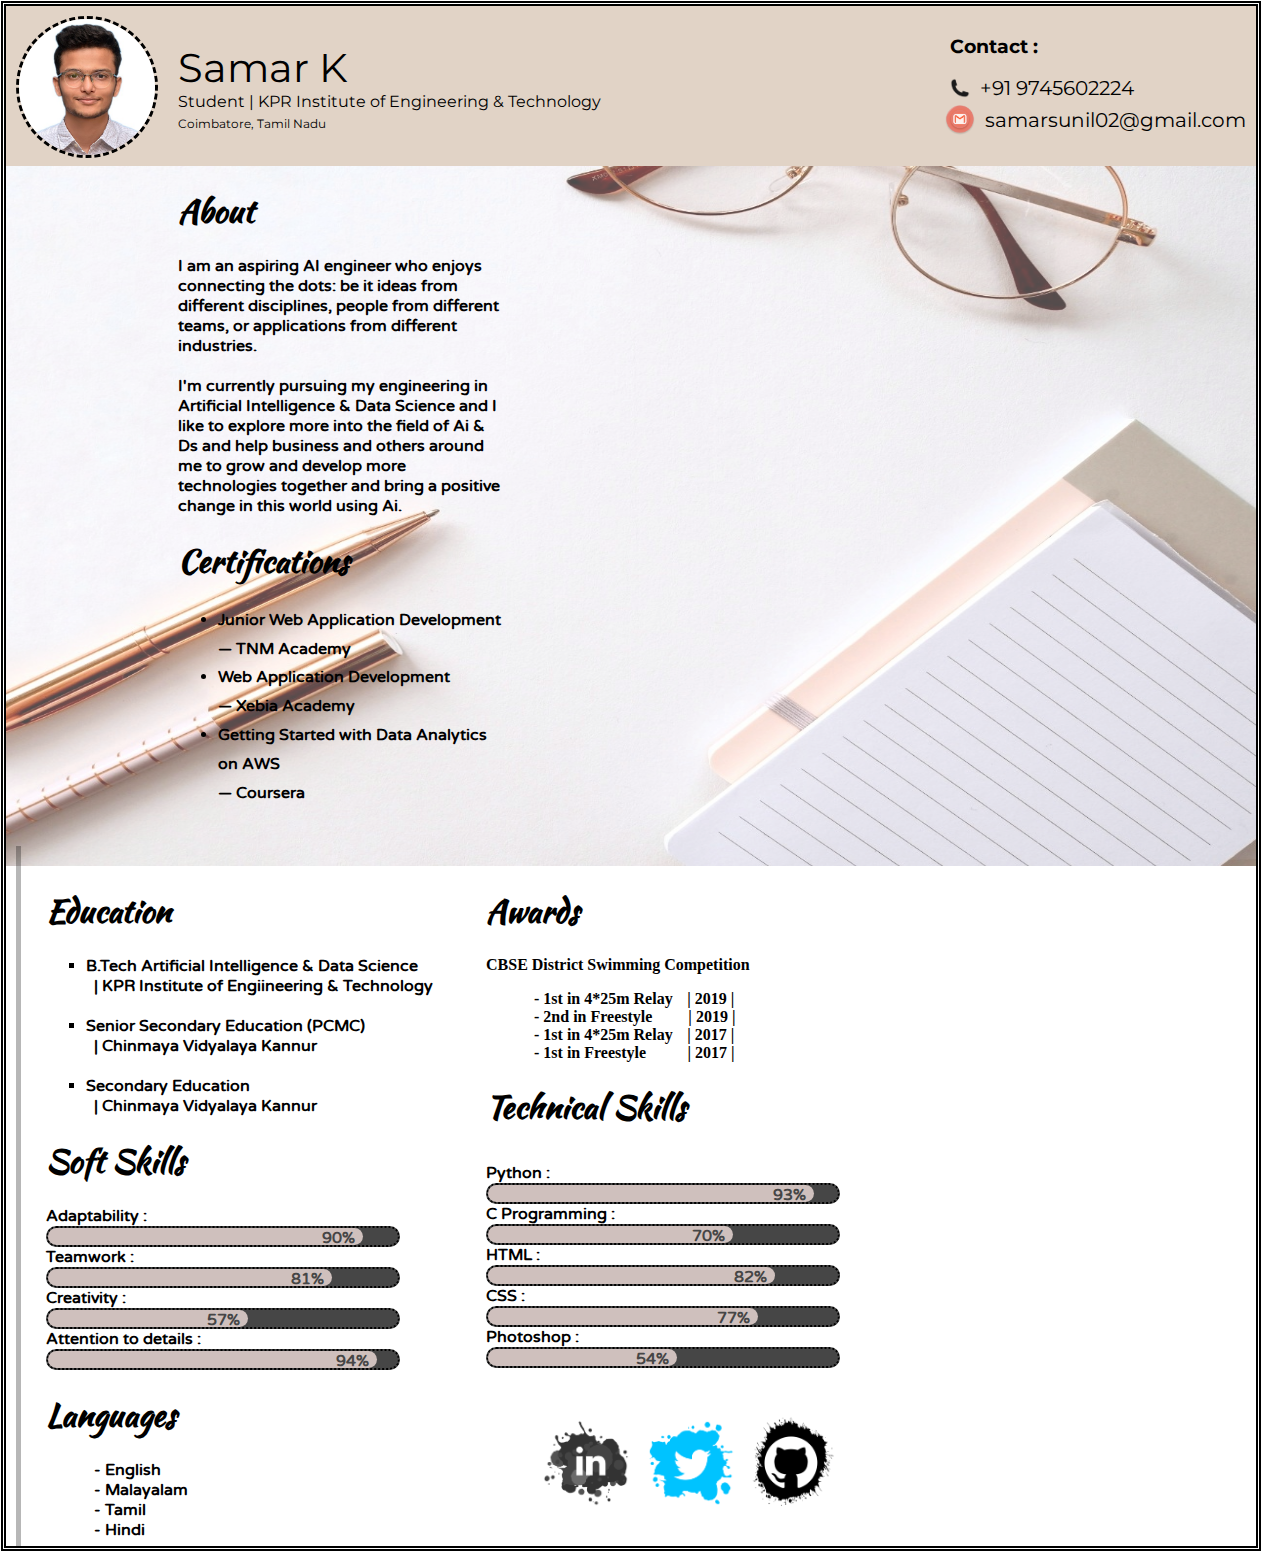
<file: index.html>
<!DOCTYPE html>
<html lang="en">
<head>
    <meta charset="UTF-8">
    <meta http-equiv="X-UA-Compatible" content="IE=edge">
    <meta name="viewport" content="width=device-width, initial-scale=1.0">
    <title>Resume</title>
    <link rel="stylesheet" href="resume.css">
    <style>
    @import url('https://fonts.googleapis.com/css2?family=Kaushan+Script&display=swap');
    @import url('https://fonts.googleapis.com/css2?family=Raleway&display=swap');
    @import url('https://fonts.googleapis.com/css2?family=Montserrat:ital@1&display=swap');
    @import url('https://fonts.googleapis.com/css2?family=Varela+Round&display=swap');


    </style>
</head>
<body>
    <header>
        <img class="photo" style="border-radius:50% ;" width="140px" height="140px" src="samar.jpg"></img>
        <div class="name">
            <div style="font-size: 40px;">Samar K</div>
            <div style="font-size: 16px;">Student | KPR Institute of Engineering & Technology</div>
            <div style="font-size: 12px; margin-top: 5px;">Coimbatore, Tamil Nadu</div>
        </div>
        <div class="contact">
            <h3>&nbsp&nbspContact :</h3>
            <div class="cpdetails">&nbsp&nbsp<img width="20" height="20" src="phone.png">&ensp;+91 9745602224</div>
            <div class="cmdetails"><img width="40" height="40" src="mail.png">&nbspsamarsunil02@gmail.com</div>
        </div>
    </header><b>
    <img class="imagebg" src="bg.jpeg">
    <div class="sidebar">
        <div>
            <h1 class="heading" style="font-family: 'Kaushan Script', cursive;margin-left: 10px;">About</h1>
            <div class="about">
                <label><p>I am an aspiring AI engineer who enjoys connecting the dots: be it ideas from different disciplines, people from different teams, or applications from different industries.
                    <br>
                    <br>
                    I'm currently pursuing my engineering in Artificial Intelligence & Data Science and I like to explore more into the field of Ai & Ds and help business and others around me to grow and develop more technologies together and bring a positive change in this world using Ai.</p>
                </label>
            </div>
        </div>
        <div>
            
            <h1 class="heading" style="font-family: 'Kaushan Script', cursive;margin-left: 10px;">Certifications</h1>
            <div class="certifications">
                <ul style="line-height:180%">
                    <li><label>Junior Web Application Development</label></li>
                    <li style="list-style-type: none;"><label>— TNM Academy</label></li>
                    <li><label>Web Application Development</label></li>
                    <li style="list-style-type: none;"><label>— Xebia Academy</label></li>
                    <li><label>Getting Started with Data Analytics on AWS</label></li>
                    <li style="list-style-type: none;"><label>— Coursera</label></li>
                </ul>
            </div>
        </div>
    </div>
    <div class="home" >
        <div class="eduline"></div>
        <div class="homelhs">
            <h1 class="heading" style="font-family: 'Kaushan Script', cursive;">Education</h1>
            <div class="educontent">
                <ul type="square">
                    <li><label>B.Tech Artificial Intelligence & Data Science</label></li>
                    <li style="list-style-type: none;"><label>&ensp;| KPR Institute of Engiineering & Technology</label></li><br>
                    <li><label>Senior Secondary Education (PCMC)</label></li>
                    <li style="list-style-type: none;"><label>&ensp;| Chinmaya Vidyalaya Kannur</label></li><br>
                    <li><label>Secondary Education</label></li>
                    <li style="list-style-type: none;"><label>&ensp;| Chinmaya Vidyalaya Kannur</label></li>
                </ul>
            </div>
            <h1 class="heading" style="font-family: 'Kaushan Script', cursive;">Soft Skills</h1>
            <div class="softskill">
                <label>Adaptability :</label>
                <div class="progressbar"><div class="bar" style="width: 90%;">90%&ensp;</div></div>
                <label>Teamwork :</label>
                <div class="progressbar"><div class="bar" style="width: 81%;">81%&ensp;</div></div>
                <label>Creativity :</label>
                <div class="progressbar"><div class="bar" style="width: 57%;">57%&ensp;</div></div>
                <label>Attention to details :</label>
                <div class="progressbar"><div class="bar" style="width: 94%;">94%&ensp;</div></div>
            </div>
            <h1 class="heading" style="font-family: 'Kaushan Script', cursive;">Languages</h1>
            <div class="languages">
                <ul>
                    <label>&ensp;- English</label><br>
                    <label>&ensp;- Malayalam</label><br>
                    <label>&ensp;- Tamil</label><br>
                    <label>&ensp;- Hindi</label><br>
                </ul>
            </div>
        </div>
        <div class="homerhs">
            <h1 class="heading" style="font-family: 'Kaushan Script', cursive;">Awards</h1>
            <div class="awards">
                <label><b>CBSE District Swimming Competition</b></label>
                <ul>
                    <label>&ensp;- 1st in 4*25m Relay&ensp;&hairsp;&hairsp; | 2019 |</label><br>
                    <label>&ensp;- 2nd in Freestyle &emsp;&emsp;| 2019 |</label><br>
                    <label>&ensp;- 1st in 4*25m Relay&ensp;&hairsp;&hairsp; | 2017 |</label><br>
                    <label>&ensp;- 1st in Freestyle&emsp;&emsp;&ensp;&hairsp;| 2017 |</label><br>
                </ul>
            </div>
            <h1 class="heading" style="font-family: 'Kaushan Script', cursive;">Technical Skills</h1>
            <div class="technicalskills">
                <label>Python :</label>
                <div class="techprogress"><div class="techbar" style="width: 93%;">93%&ensp;</div></div>
                <label>C Programming :</label>
                <div class="techprogress"><div class="techbar" style="width: 70%;">70%&ensp;</div></div>
                <label>HTML :</label>
                <div class="techprogress"><div class="techbar" style="width: 82%;">82%&ensp;</div></div>
                <label>CSS :</label>
                <div class="techprogress"><div class="techbar" style="width: 77%;">77%&ensp;</div></div>
                <label>Photoshop :</label>
                <div class="techprogress"><div class="techbar" style="width: 54%;">54%&ensp;</div></div>
            </div>
            <div class="socialmedia">
                <div class="linkedin"><a href="https://www.linkedin.com/in/samar-k"><img width="90px" height="90px" src="linkedin.png"></img></a></div>
                <div><a href="https://twitter.com/samark02?s=09"><img class="twitter" width="90px" height="90px" src="twitter.png"></img></a></div>
                <div><a href="https://github.com/samark02"><img class="github" width="110px" height="110px" src="github.png"></img></a></div>
            </div>
        </div>
    </div></b>
</body>
</html>
</file>
<file: resume.css>
@keyframes slideup {
    from {top: 100px;}
    to {top: 0px;}
}
body{
    width: 1250px;
    overflow-x: hidden;
    border-style: double;
    border-width: 5px;
    margin: 1px;
}
header{
    width: 1250px;
    height: 160px;
    background-color: #c2a78d7f;
    
}
.photo{
    float: left;
    width: 136px;
    height: 136px;
    margin: 10px;
    border-radius:50%;
    border-style: dashed;
}
.name{
    height: 100px;
    width: 500px;
    display: inline-block;
    margin: 37px;
    margin-left: 10px;
    font-family: 'Montserrat', sans-serif;
}
.contact{
    margin: 10px;
    height: 140px;
    float: right;
    display: block;
    font-family: 'Montserrat', sans-serif;

}
.cpdetails{
    font-size: 20px;
    display: flex;
    align-items: center;
}
.cmdetails{
    font-size: 20px;
    display: flex;
    align-items: center;
}
.sidebar{
    float: left;
    width: 350px;
    height: 680px;
    overflow: hidden;
    position: relative;
    animation-name: slideup;
    animation-duration: 3s;  
    animation-fill-mode:backwards;
    transition: transform .3s;

}
.about{
    width: 325px;
    margin: 10px;
    font-family: 'Varela Round', sans-serif;
    position: relative;
    transition: transform .3s;
    
}
.about:hover {
    transform: scaleY(1.1);
    border-radius: 25px;
  }
.certifications{
    width: 325px;
    margin: 10px;
    font-family: 'Varela Round', sans-serif;
    position: relative;
    transition: transform .3s;
    
}
.certifications:hover {
    transform: scaleY(1.1);
    border-radius: 25px;
  }
.home{
    width: 900px;
    height: 700px;
    display: flex;
    overflow: hidden;
    position: relative;
    animation-name: slideup;
    animation-duration: 3s;  
    animation-fill-mode:backwards;
    transition: transform .3s;
}
.imagebg {
    margin-top: 166px;
    margin-left: 6px;
    opacity: 0.7;
    position: absolute;
    left: 0;
    top: 0;
    width: 1250px;
    height: 700px;
}
.homelhs{
    width: 420px;
    height: 665px;
    margin: 20px;
    margin-right: 10px;
    margin-left: 40px;
    z-index: 1
}
.educontent{
    font-family: 'Varela Round', sans-serif;
    width: 100%;
    transition: transform .3s;
}
.educontent:hover {
    transform: scaleY(1.1);
}
.eduline{
    width: 5px;
    height: 100%;
    background-color: rgba(0, 0, 0, 0.281);
    position: relative;
    animation-name: educationline;
    animation-duration: 3s;  
    animation-fill-mode:forwards;
    z-index: 1;
    position: absolute;
    margin: 10px;
    margin-top: 0px;
}
@keyframes educationline {
    to {top: 0px;}
    from {top: 650px;}
}
.softskill{
    width: 100%;
    font-family: 'Varela Round', sans-serif;
    transition: transform .3s;
}
.softskill:hover {
    transform: scaleY(1.1);
}
.progressbar{
    width: 350px;
    background-color: #464646;
    border-radius: 20px;
    border-style: dotted;
    border-width: 2px;
}
  
.bar {
    height: 17px;
    background-color: #cfc0bd;
    text-align:end;
    color: #464646;
    border-radius: 20px;
}

.languages{
    width: 60%;
    font-family: 'Varela Round', sans-serif;
    transition: transform .3s;
}
.languages:hover {
    transform: scaleY(1.1);
}
.homerhs{
    width: 420px;
    height: 645px;
    margin: 20px;
    margin-left: 40px;
    z-index: 1;
}
.awards{
    width: 400px;
    transition: transform .3s;
}
.awards:hover {
    transform: scaleY(1.1);
}
.technicalskills{
    padding-top: 11px;
    font-family: 'Varela Round', sans-serif;
    transition: transform .3s;
}
.technicalskills:hover {
    transform: scaleY(1.1);
}
.techprogress{
    width: 350px;
    background-color: #464646;
    border-radius: 20px;
    border-style: dotted;
    border-width: 2px;
} 
.techbar {
    height: 17px;
    background-color: #cfc0bd;
    text-align:end;
    color: #464646;
    border-radius: 20px;
}
.socialmedia{
    padding-top: 30px;
    display: flex;
    align-items: center;
    justify-content: center;
    position: relative;
}
.linkedin{
    width: 100px;
    height: 114px;
    display: flex;
    align-items: center;
    justify-content: center;
    margin: 10px;
    transition: transform .3s;
}
.linkedin:hover {
    transform: scale(1.1);
}
.twitter{
    transition: transform .3s;
}
.twitter:hover {
    transform: scale(1.2);
}
.github{
    transition: transform .3s;
}
.github:hover {
    transform: scale(1.2);
}
</file>
